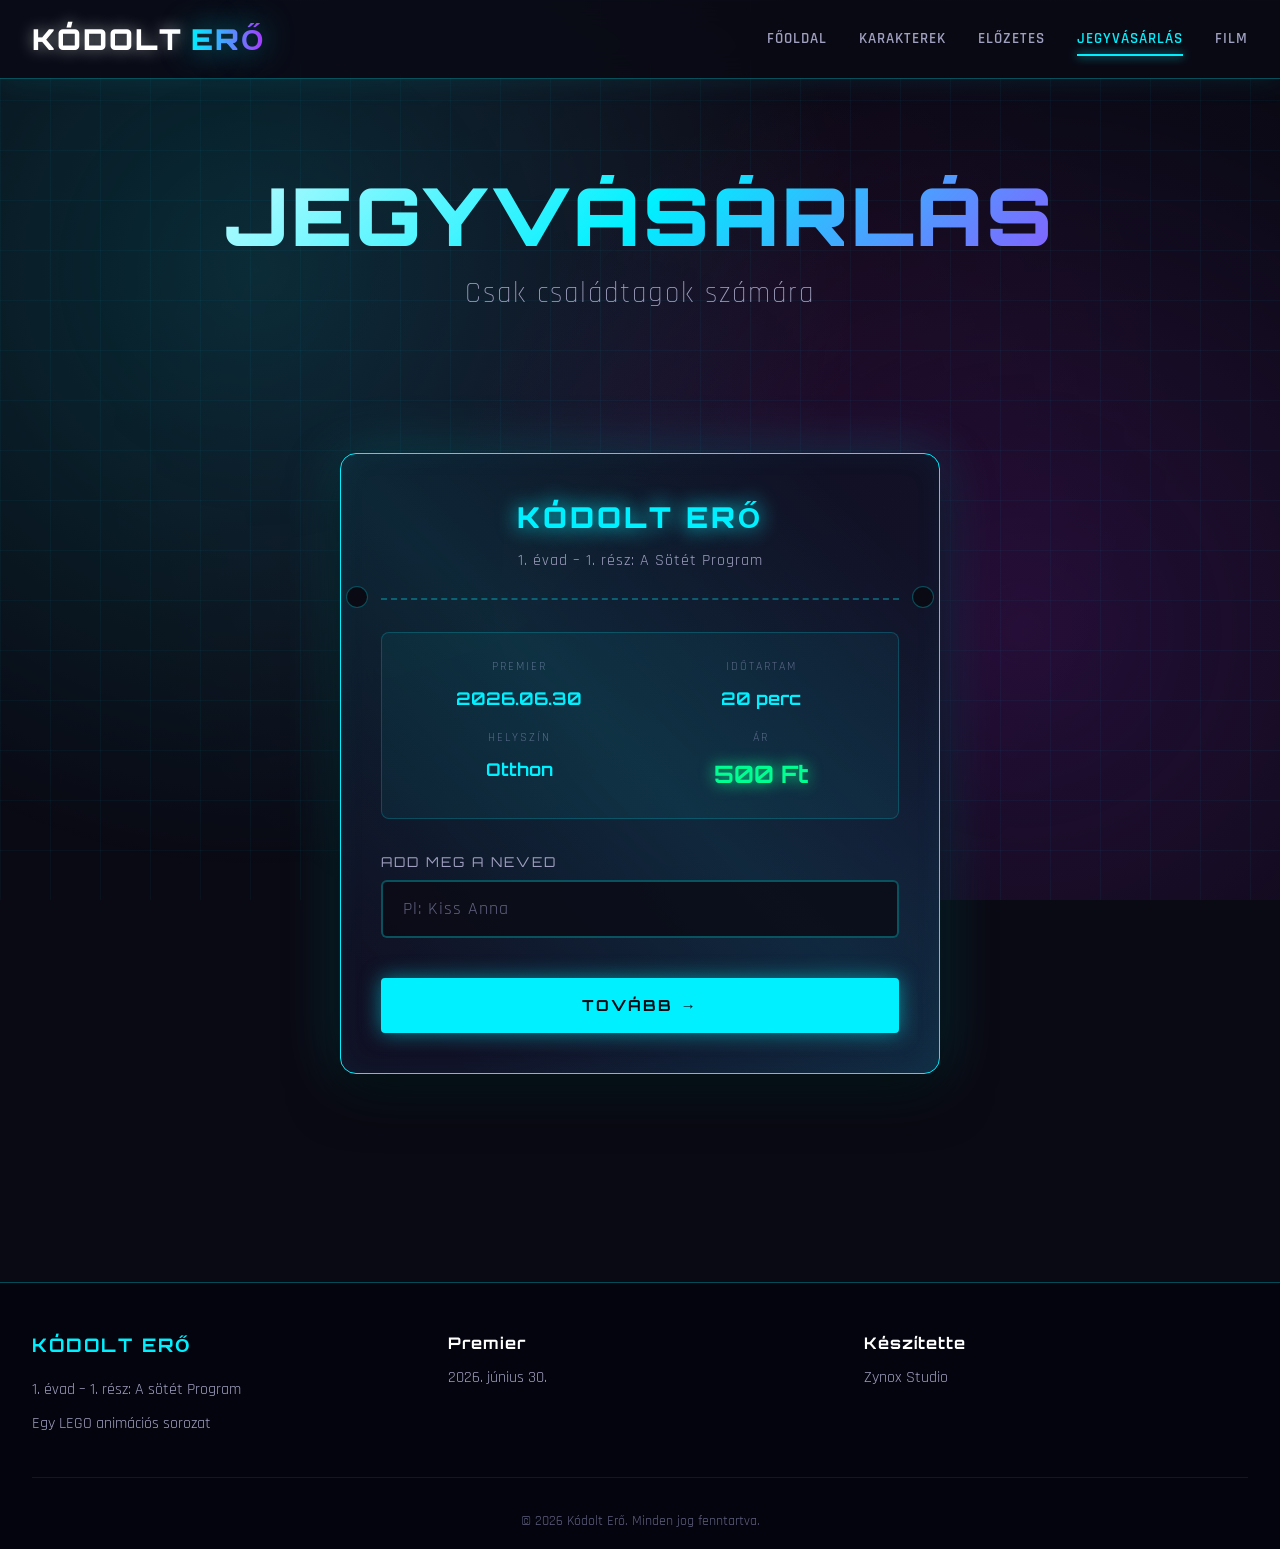
<file: jegyek.html>
<!DOCTYPE html>
<html lang="hu">
<head>
    <meta charset="UTF-8">
    <meta name="viewport" content="width=device-width, initial-scale=1.0">
    <title>Jegyvásárlás – Kódolt Erő</title>
    <link rel="icon" type="image/svg+xml" href="favicon.svg">
    <link rel="apple-touch-icon" href="favicon.svg">
    <meta name="theme-color" content="#0a0a14">
    <link rel="stylesheet" href="styles.css">
    <link href="https://fonts.googleapis.com/css2?family=Orbitron:wght@400;700;900&family=Rajdhani:wght@300;400;600;700&display=swap" rel="stylesheet">
</head>
<body data-page="jegyek">
    <div class="cyber-bg"></div>
    <div class="grid-overlay"></div>

    <div id="site-header"></div>

    <main class="main-content">

        <section class="hero" style="padding: 3rem 1rem;">
            <h1 class="hero-title" style="font-size: clamp(2.5rem, 7vw, 5rem);">JEGYVÁSÁRLÁS</h1>
            <p class="hero-subtitle">Csak családtagok számára</p>
        </section>

        <section class="section">
            <div class="jegyek-container">
                <div class="ticket-card">

                    <div class="ticket-header">
                        <h2 class="ticket-title">KÓDOLT ERŐ</h2>
                        <p class="ticket-subtitle">1. évad – 1. rész: A Sötét Program</p>
                    </div>

                    <div class="ticket-info">
                        <div class="info-item">
                            <span class="info-label">Premier</span>
                            <span class="info-value">2026.06.30</span>
                        </div>
                        <div class="info-item">
                            <span class="info-label">Időtartam</span>
                            <span class="info-value">20 perc</span>
                        </div>
                        <div class="info-item">
                            <span class="info-label">Helyszín</span>
                            <span class="info-value">Otthon</span>
                        </div>
                        <div class="info-item">
                            <span class="info-label">Ár</span>
                            <span class="info-value price" id="arDisplay">500 Ft</span>
                        </div>
                    </div>

                    <div id="alertBox"></div>

                    <!-- 1. LÉPÉS: NÉV -->
                    <form id="formNev">
                        <div class="form-group">
                            <label class="form-label" for="nev">Add meg a neved</label>
                            <input type="text" class="form-input" id="nev" name="nev"
                                   placeholder="Pl: Kiss Anna" required minlength="2" autocomplete="name">
                        </div>
                        <button type="submit" class="btn btn-primary btn-full">Tovább &rarr;</button>
                    </form>

                    <!-- 2. LÉPÉS: TITKOS KÓD -->
                    <div id="formKod" style="display: none;">
                        <div class="alert alert-info">
                            <strong>Szia <span id="nevKi"></span>!</strong><br>
                            Most fizesd ki a <span id="arInfo">500</span> forintot a film készítőjének.
                            Ezután ő beírja Neked a titkos kódot.
                        </div>
                        <form id="formKodInner">
                            <div class="form-group">
                                <label class="form-label" for="titkosKod">Titkos kód</label>
                                <input type="password" class="form-input" id="titkosKod"
                                       placeholder="A készítő írja be" required autocomplete="off"
                                       style="font-family: 'Orbitron', sans-serif; letter-spacing: 4px; text-align: center;">
                            </div>
                            <button type="submit" class="btn btn-primary btn-full">Jegy aktiválása</button>
                        </form>
                        <button type="button" id="ujraGomb1" class="btn btn-secondary btn-full" style="margin-top: 1rem;">Mégse / Új név</button>
                    </div>

                    <!-- 3. LÉPÉS: FILM-KÓD -->
                    <div id="formSiker" style="display: none;">
                        <div class="alert alert-success">
                            <strong>Sikeres jegyvásárlás!</strong><br>
                            <span id="nevSiker"></span> – itt a Te film-kódod:
                        </div>
                        <div class="kod-display">
                            <div class="kod-label">A Te film-kódod</div>
                            <div class="kod" id="filmKod">ZNX-XXXXXXXX</div>
                            <button type="button" class="btn btn-secondary" onclick="masolKod()">Másolás</button>
                            <p class="kod-info">
                                <strong>Őrizd meg ezt a kódot!</strong><br>
                                Június 30-án ezzel a kóddal nézheted meg a filmet a "Film" menüpont alatt.
                            </p>
                        </div>
                        <button type="button" id="ujraGomb2" class="btn btn-primary btn-full">Új jegyvásárlás</button>
                    </div>

                </div>
            </div>
        </section>

    </main>

    <div id="site-footer"></div>

    <script src="config.js"></script>
    <script src="site.js"></script>
    <script>
        let aktuälisNev = '';

        document.getElementById('arDisplay').textContent = CONFIG.AR + ' Ft';
        document.getElementById('arInfo').textContent = CONFIG.AR;

        const formNev    = document.getElementById('formNev');
        const formKod    = document.getElementById('formKod');
        const formSiker  = document.getElementById('formSiker');
        const alertBox   = document.getElementById('alertBox');

        function showAlert(text, tipus) {
            alertBox.innerHTML = `<div class="alert alert-${tipus}">${text}</div>`;
            setTimeout(() => alertBox.innerHTML = '', 5000);
        }

        formNev.addEventListener('submit', (e) => {
            e.preventDefault();
            const nev = document.getElementById('nev').value.trim();
            if (nev.length < 2) {
                showAlert('Add meg a teljes nevedet (legalább 2 karakter).', 'error');
                return;
            }
            aktuälisNev = nev;
            document.getElementById('nevKi').textContent = nev;
            formNev.style.display = 'none';
            formKod.style.display = 'block';
            alertBox.innerHTML = '';
        });

        document.getElementById('formKodInner').addEventListener('submit', async (e) => {
            e.preventDefault();
            const kod = document.getElementById('titkosKod').value;
            const ok = await verifyTitkos(kod);

            if (!ok) {
                showAlert('Hibás titkos kód! Kérd meg a film készítőjét, hogy írja be a kódot.', 'error');
                return;
            }

            const filmKod = await generateFilmKod(aktuälisNev);
            document.getElementById('filmKod').textContent = filmKod;
            document.getElementById('nevSiker').textContent = aktuälisNev;
            formKod.style.display = 'none';
            formSiker.style.display = 'block';
        });

        function ujrakezd() {
            aktuälisNev = '';
            document.getElementById('nev').value = '';
            document.getElementById('titkosKod').value = '';
            formKod.style.display = 'none';
            formSiker.style.display = 'none';
            formNev.style.display = 'block';
            alertBox.innerHTML = '';
        }

        document.getElementById('ujraGomb1').addEventListener('click', ujrakezd);
        document.getElementById('ujraGomb2').addEventListener('click', ujrakezd);

        function masolKod() {
            const kod = document.getElementById('filmKod').textContent.trim();
            navigator.clipboard.writeText(kod).then(() => {
                alert('Kód a vágólapra másolva: ' + kod);
            }).catch(() => {
                const ta = document.createElement('textarea');
                ta.value = kod;
                document.body.appendChild(ta);
                ta.select();
                document.execCommand('copy');
                document.body.removeChild(ta);
                alert('Kód másolva: ' + kod);
            });
        }
    </script>
</body>
</html>
</file>
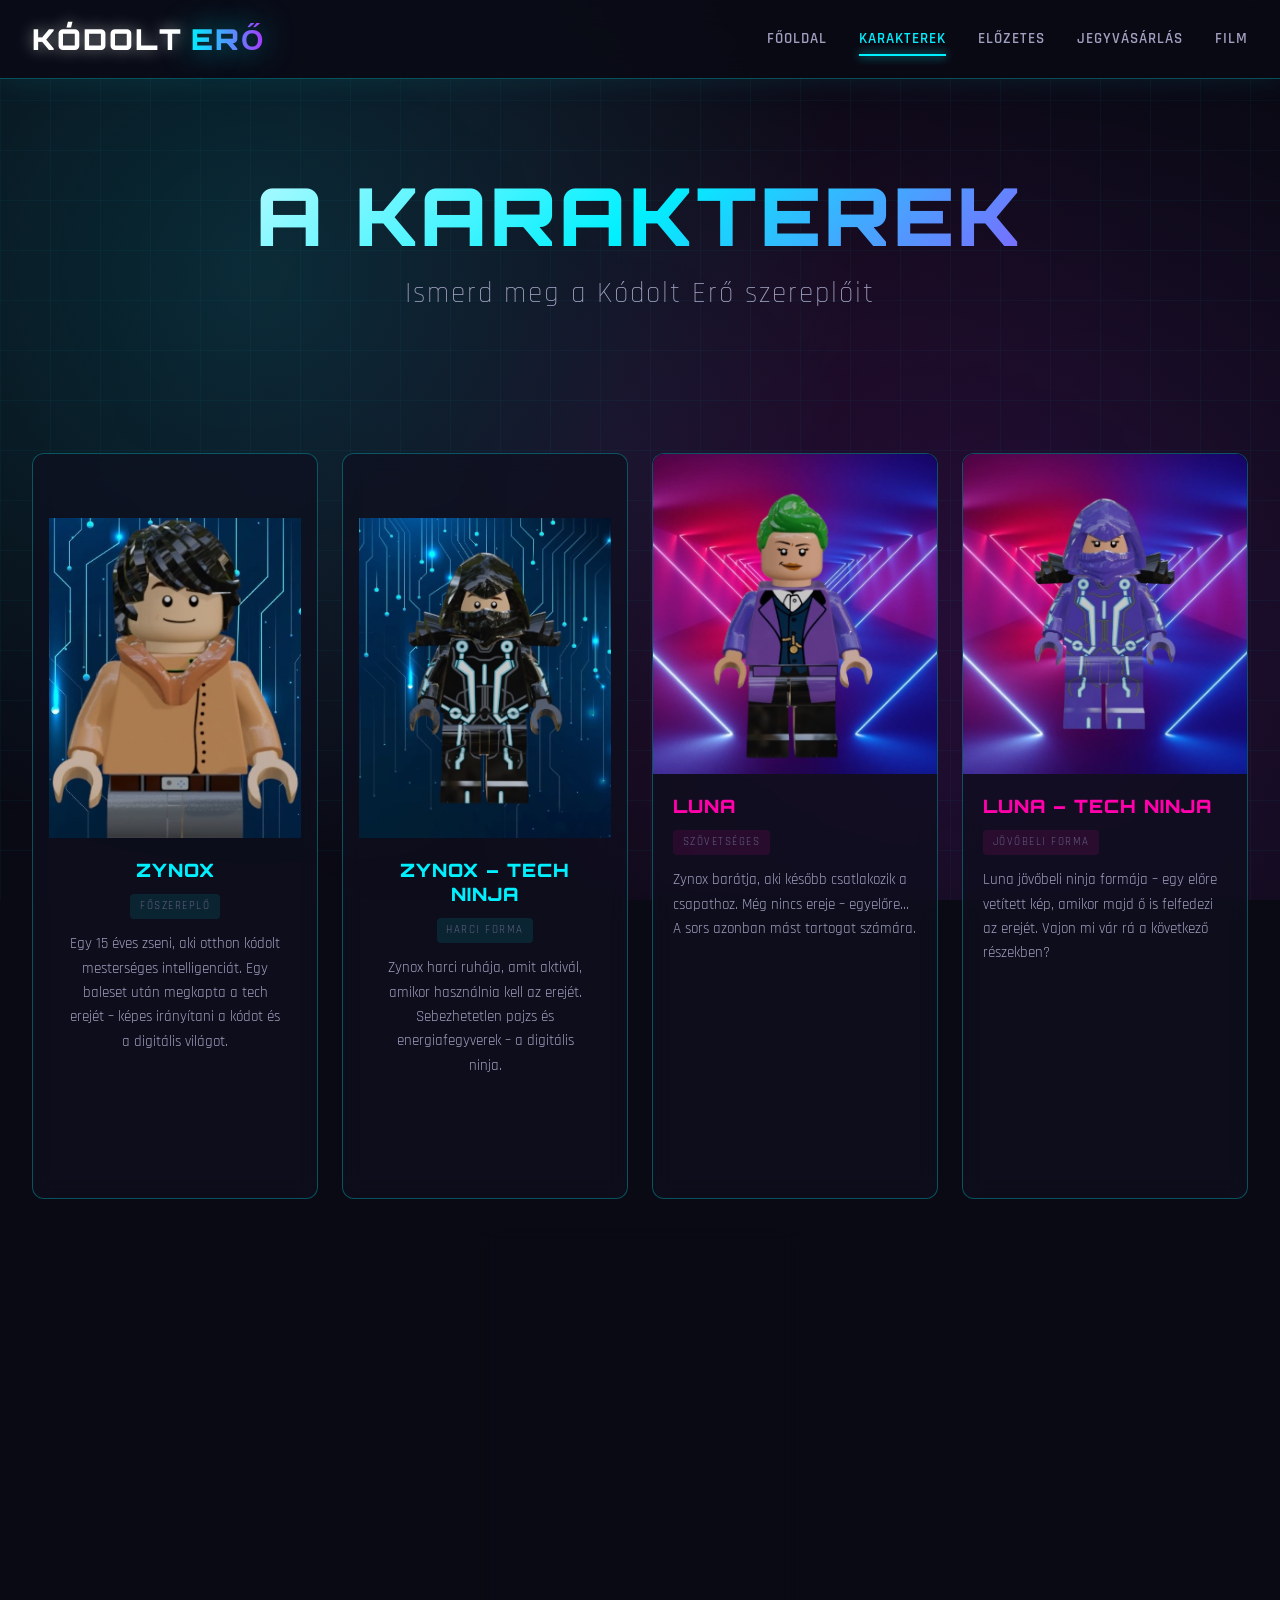
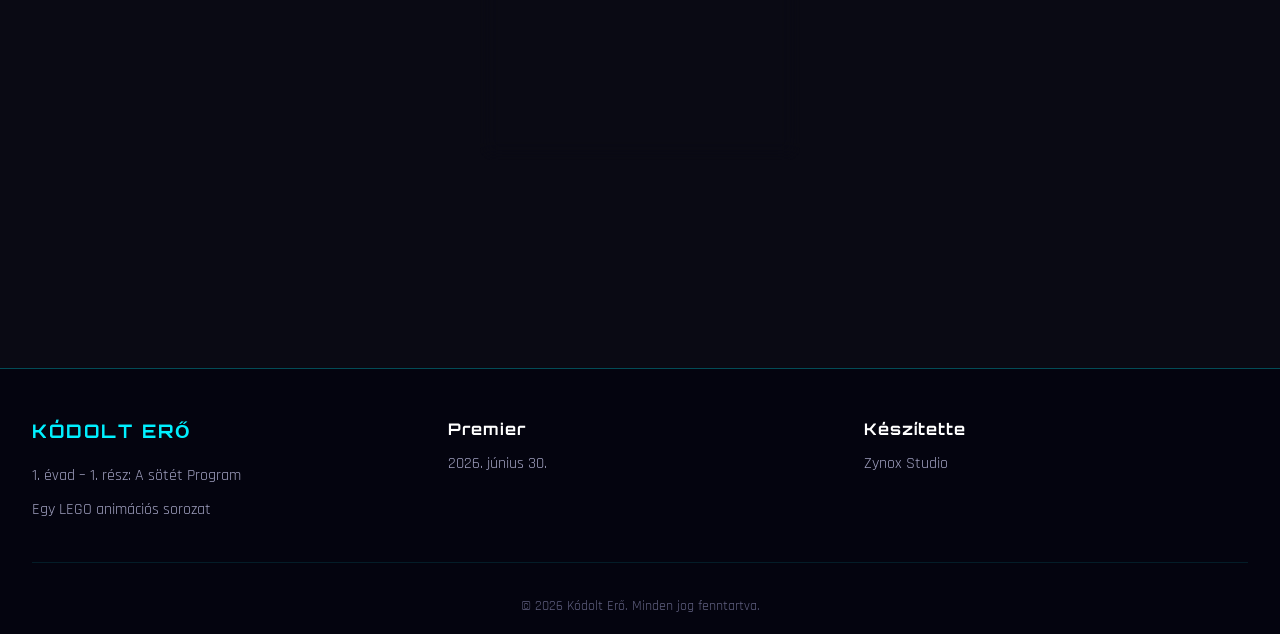
<file: karakterek.html>
<!DOCTYPE html>
<html lang="hu">
<head>
    <meta charset="UTF-8">
    <meta name="viewport" content="width=device-width, initial-scale=1.0">
    <title>Karakterek – Kódolt Erő</title>
    <link rel="icon" type="image/svg+xml" href="favicon.svg">
    <link rel="apple-touch-icon" href="favicon.svg">
    <meta name="theme-color" content="#0a0a14">
    <link rel="stylesheet" href="styles.css">
    <link href="https://fonts.googleapis.com/css2?family=Orbitron:wght@400;700;900&family=Rajdhani:wght@300;400;600;700&display=swap" rel="stylesheet">
</head>
<body data-page="karakterek">
    <div class="cyber-bg"></div>
    <div class="grid-overlay"></div>

    <div id="site-header"></div>

    <main class="main-content">

        <section class="hero" style="padding: 3rem 1rem;">
            <h1 class="hero-title" style="font-size: clamp(2.5rem, 7vw, 5rem);">A KARAKTEREK</h1>
            <p class="hero-subtitle">Ismerd meg a Kódolt Erő szereplőit</p>
        </section>

        <section class="section">
            <div class="karakter-grid">
                <div class="karakter-card hero">
                    <div class="karakter-img-wrap">
                        <img src="karakter%20k%C3%A9pek/Zynox.jpeg" alt="ZYNOX" loading="lazy">
                    </div>
                    <div class="karakter-info">
                        <h3 class="karakter-name">ZYNOX</h3>
                        <span class="karakter-role">Főszereplő</span>
                        <p class="karakter-desc">Egy 15 éves zseni, aki otthon kódolt mesterséges intelligenciát. Egy baleset után megkapta a tech erejét – képes irányítani a kódot és a digitális világot.</p>
                    </div>
                </div>

                <div class="karakter-card hero">
                    <div class="karakter-img-wrap">
                        <img src="karakter%20k%C3%A9pek/zynox%20tech%20ruh%C3%A1ja.jpeg" alt="ZYNOX – TECH NINJA" loading="lazy">
                    </div>
                    <div class="karakter-info">
                        <h3 class="karakter-name">ZYNOX – TECH NINJA</h3>
                        <span class="karakter-role">Harci forma</span>
                        <p class="karakter-desc">Zynox harci ruhája, amit aktivál, amikor használnia kell az erejét. Sebezhetetlen pajzs és energiafegyverek – a digitális ninja.</p>
                    </div>
                </div>

                <div class="karakter-card neutral">
                    <div class="karakter-img-wrap">
                        <img src="karakter%20k%C3%A9pek/Luna.jpeg" alt="LUNA" loading="lazy">
                    </div>
                    <div class="karakter-info">
                        <h3 class="karakter-name">LUNA</h3>
                        <span class="karakter-role">Szövetséges</span>
                        <p class="karakter-desc">Zynox barátja, aki később csatlakozik a csapathoz. Még nincs ereje – egyelőre… A sors azonban mást tartogat számára.</p>
                    </div>
                </div>

                <div class="karakter-card neutral">
                    <div class="karakter-img-wrap">
                        <img src="karakter%20k%C3%A9pek/Luna%20tech%20ruh%C3%A1ja.jpeg" alt="LUNA – TECH NINJA" loading="lazy">
                    </div>
                    <div class="karakter-info">
                        <h3 class="karakter-name">LUNA – TECH NINJA</h3>
                        <span class="karakter-role">Jövőbeli forma</span>
                        <p class="karakter-desc">Luna jövőbeli ninja formája – egy előre vetített kép, amikor majd ő is felfedezi az erejét. Vajon mi vár rá a következő részekben?</p>
                    </div>
                </div>

                <div class="karakter-card evil">
                    <div class="karakter-img-wrap">
                        <img src="karakter%20k%C3%A9pek/Photoroom_20260416_185626.jpeg" alt="NEXOR" loading="lazy">
                    </div>
                    <div class="karakter-info">
                        <h3 class="karakter-name">NEXOR</h3>
                        <span class="karakter-role">Főgonosz</span>
                        <p class="karakter-desc">Zynox sötét hasonmása, aki a baleset során keletkezett. A káosz és a bosszú programja – mindent meg akar semmisíteni, amit Zynox épített.</p>
                    </div>
                </div>
            </div>
        </section>

    </main>

    <div id="site-footer"></div>

    <script src="config.js"></script>
    <script src="site.js"></script>
</body>
</html>
</file>
<file: styles.css>
/* === ALAP === */
* {
    margin: 0;
    padding: 0;
    box-sizing: border-box;
}

:root {
    --bg-primary: #0a0a14;
    --bg-secondary: #0f0f1e;
    --bg-card: rgba(15, 15, 30, 0.7);
    --neon-cyan: #00f0ff;
    --neon-purple: #b829ff;
    --neon-pink: #ff00aa;
    --neon-green: #00ff88;
    --text-primary: #ffffff;
    --text-secondary: #a0a0c0;
    --text-muted: #606080;
    --border-glow: rgba(0, 240, 255, 0.3);
}

html {
    scroll-behavior: smooth;
}

body {
    font-family: 'Rajdhani', sans-serif;
    background: var(--bg-primary);
    color: var(--text-primary);
    min-height: 100vh;
    overflow-x: hidden;
    position: relative;
    line-height: 1.6;
}

/* === HÁTTÉR EFFEKTEK === */
.cyber-bg {
    position: fixed;
    top: 0;
    left: 0;
    width: 100%;
    height: 100%;
    background:
        radial-gradient(circle at 20% 30%, rgba(0, 240, 255, 0.15) 0%, transparent 50%),
        radial-gradient(circle at 80% 70%, rgba(184, 41, 255, 0.15) 0%, transparent 50%),
        radial-gradient(circle at 50% 50%, rgba(255, 0, 170, 0.05) 0%, transparent 70%);
    z-index: -2;
    animation: pulse-bg 10s ease-in-out infinite;
}

@keyframes pulse-bg {
    0%, 100% { opacity: 0.8; }
    50% { opacity: 1; }
}

.grid-overlay {
    position: fixed;
    top: 0;
    left: 0;
    width: 100%;
    height: 100%;
    background-image:
        linear-gradient(rgba(0, 240, 255, 0.04) 1px, transparent 1px),
        linear-gradient(90deg, rgba(0, 240, 255, 0.04) 1px, transparent 1px);
    background-size: 50px 50px;
    z-index: -1;
    pointer-events: none;
}

/* === HEADER === */
.main-header {
    position: sticky;
    top: 0;
    z-index: 100;
    background: rgba(10, 10, 20, 0.85);
    backdrop-filter: blur(15px);
    border-bottom: 1px solid var(--border-glow);
    box-shadow: 0 0 30px rgba(0, 240, 255, 0.1);
}

.nav-container {
    max-width: 1400px;
    margin: 0 auto;
    padding: 1rem 2rem;
    display: flex;
    justify-content: space-between;
    align-items: center;
    flex-wrap: wrap;
    gap: 1rem;
}

.logo {
    font-family: 'Orbitron', sans-serif;
    font-size: 1.8rem;
    font-weight: 900;
    text-decoration: none;
    letter-spacing: 2px;
    display: flex;
    gap: 0.5rem;
}

.logo-text {
    color: var(--text-primary);
    text-shadow: 0 0 15px rgba(255, 255, 255, 0.5);
}

.logo-accent {
    background: linear-gradient(90deg, var(--neon-cyan), var(--neon-purple));
    -webkit-background-clip: text;
    background-clip: text;
    -webkit-text-fill-color: transparent;
    text-shadow: 0 0 30px rgba(0, 240, 255, 0.5);
}

.nav-links {
    list-style: none;
    display: flex;
    gap: 2rem;
    align-items: center;
}

.nav-links a {
    color: var(--text-secondary);
    text-decoration: none;
    font-weight: 600;
    text-transform: uppercase;
    letter-spacing: 1px;
    font-size: 0.95rem;
    position: relative;
    padding: 0.5rem 0;
    transition: color 0.3s;
}

.nav-links a::after {
    content: '';
    position: absolute;
    bottom: 0;
    left: 0;
    width: 0;
    height: 2px;
    background: var(--neon-cyan);
    box-shadow: 0 0 10px var(--neon-cyan);
    transition: width 0.3s;
}

.nav-links a:hover,
.nav-links a.active {
    color: var(--neon-cyan);
}

.nav-links a:hover::after,
.nav-links a.active::after {
    width: 100%;
}

/* === MAIN CONTENT === */
.main-content {
    max-width: 1400px;
    margin: 0 auto;
    padding: 3rem 2rem;
    min-height: calc(100vh - 200px);
}

/* === HERO === */
.hero {
    text-align: center;
    padding: 4rem 1rem 6rem;
    position: relative;
}

.hero-tag {
    display: inline-block;
    color: var(--neon-cyan);
    font-family: 'Orbitron', sans-serif;
    font-size: 0.9rem;
    letter-spacing: 4px;
    margin-bottom: 1.5rem;
    padding: 0.5rem 1.5rem;
    border: 1px solid var(--border-glow);
    border-radius: 50px;
    background: rgba(0, 240, 255, 0.05);
}

.hero-title {
    font-family: 'Orbitron', sans-serif;
    font-size: clamp(3rem, 9vw, 7rem);
    font-weight: 900;
    letter-spacing: 3px;
    line-height: 1;
    margin-bottom: 1rem;
    background: linear-gradient(135deg, #ffffff 0%, var(--neon-cyan) 50%, var(--neon-purple) 100%);
    -webkit-background-clip: text;
    background-clip: text;
    -webkit-text-fill-color: transparent;
    animation: title-glow 3s ease-in-out infinite alternate;
}

@keyframes title-glow {
    0% { filter: drop-shadow(0 0 20px rgba(0, 240, 255, 0.4)); }
    100% { filter: drop-shadow(0 0 40px rgba(184, 41, 255, 0.6)); }
}

.hero-subtitle {
    font-size: clamp(1.2rem, 3vw, 1.8rem);
    color: var(--text-secondary);
    margin-bottom: 0.5rem;
    font-weight: 300;
    letter-spacing: 2px;
}

.hero-episode {
    font-family: 'Orbitron', sans-serif;
    color: var(--neon-pink);
    font-size: 1.1rem;
    letter-spacing: 3px;
    margin-bottom: 3rem;
    text-transform: uppercase;
}

.hero-buttons {
    display: flex;
    gap: 1.5rem;
    justify-content: center;
    flex-wrap: wrap;
    margin-top: 2rem;
}

/* === GOMBOK === */
.btn {
    display: inline-block;
    padding: 1rem 2.5rem;
    font-family: 'Orbitron', sans-serif;
    font-weight: 700;
    text-decoration: none;
    text-transform: uppercase;
    letter-spacing: 2px;
    border: 2px solid;
    border-radius: 4px;
    cursor: pointer;
    transition: all 0.3s;
    position: relative;
    overflow: hidden;
    font-size: 0.95rem;
    background: transparent;
}

.btn-primary {
    color: var(--bg-primary);
    background: var(--neon-cyan);
    border-color: var(--neon-cyan);
    box-shadow: 0 0 20px rgba(0, 240, 255, 0.5);
}

.btn-primary:hover {
    background: transparent;
    color: var(--neon-cyan);
    box-shadow: 0 0 30px rgba(0, 240, 255, 0.8), inset 0 0 30px rgba(0, 240, 255, 0.2);
    transform: translateY(-3px);
}

.btn-secondary {
    color: var(--neon-purple);
    border-color: var(--neon-purple);
    box-shadow: 0 0 15px rgba(184, 41, 255, 0.3);
}

.btn-secondary:hover {
    background: var(--neon-purple);
    color: var(--text-primary);
    box-shadow: 0 0 30px rgba(184, 41, 255, 0.7);
    transform: translateY(-3px);
}

/* === COUNTDOWN === */
.countdown-section {
    margin: 4rem 0;
    text-align: center;
}

.countdown-title {
    font-family: 'Orbitron', sans-serif;
    font-size: 1.5rem;
    color: var(--text-secondary);
    letter-spacing: 4px;
    margin-bottom: 2rem;
    text-transform: uppercase;
}

.countdown {
    display: flex;
    justify-content: center;
    gap: 1.5rem;
    flex-wrap: wrap;
    margin-bottom: 1rem;
}

.countdown-item {
    background: var(--bg-card);
    border: 1px solid var(--border-glow);
    padding: 1.5rem 2rem;
    min-width: 120px;
    border-radius: 8px;
    backdrop-filter: blur(10px);
    box-shadow: 0 0 20px rgba(0, 240, 255, 0.1);
    position: relative;
}

.countdown-item::before {
    content: '';
    position: absolute;
    top: 0;
    left: 0;
    right: 0;
    height: 2px;
    background: linear-gradient(90deg, transparent, var(--neon-cyan), transparent);
}

.countdown-number {
    display: block;
    font-family: 'Orbitron', sans-serif;
    font-size: 3rem;
    font-weight: 900;
    color: var(--neon-cyan);
    text-shadow: 0 0 20px var(--neon-cyan);
    line-height: 1;
}

.countdown-label {
    display: block;
    color: var(--text-muted);
    font-size: 0.85rem;
    text-transform: uppercase;
    letter-spacing: 2px;
    margin-top: 0.5rem;
}

/* === STORY === */
.section {
    margin: 5rem 0;
}

.section-title {
    font-family: 'Orbitron', sans-serif;
    font-size: clamp(2rem, 5vw, 3rem);
    font-weight: 900;
    text-align: center;
    margin-bottom: 3rem;
    letter-spacing: 3px;
    position: relative;
    padding-bottom: 1rem;
}

.section-title::after {
    content: '';
    position: absolute;
    bottom: 0;
    left: 50%;
    transform: translateX(-50%);
    width: 100px;
    height: 3px;
    background: linear-gradient(90deg, transparent, var(--neon-cyan), transparent);
    box-shadow: 0 0 20px var(--neon-cyan);
}

.story-card {
    background: var(--bg-card);
    border: 1px solid var(--border-glow);
    border-radius: 12px;
    padding: 3rem;
    backdrop-filter: blur(10px);
    box-shadow: 0 10px 40px rgba(0, 0, 0, 0.5);
    position: relative;
    overflow: hidden;
}

.story-card::before {
    content: '';
    position: absolute;
    top: 0;
    left: 0;
    width: 4px;
    height: 100%;
    background: linear-gradient(180deg, var(--neon-cyan), var(--neon-purple));
    box-shadow: 0 0 20px var(--neon-cyan);
}

.story-text {
    font-size: 1.2rem;
    color: var(--text-secondary);
    line-height: 1.9;
    text-align: justify;
}

.story-text strong {
    color: var(--neon-cyan);
    font-weight: 700;
}

.story-text .villain {
    color: var(--neon-purple);
}

/* === KARAKTEREK === */
.karakter-grid {
    display: flex;
    flex-wrap: wrap;
    justify-content: center;
    gap: 1.5rem;
}

.karakter-card {
    flex: 1 1 260px;
    max-width: 320px;
    background: var(--bg-card);
    border: 1px solid var(--border-glow);
    border-radius: 12px;
    overflow: hidden;
    transition: all 0.4s;
    backdrop-filter: blur(10px);
    position: relative;
}

.karakter-card::before {
    content: '';
    position: absolute;
    inset: 0;
    border-radius: 12px;
    padding: 1px;
    background: linear-gradient(135deg, var(--neon-cyan), transparent, var(--neon-purple));
    -webkit-mask: linear-gradient(#000 0 0) content-box, linear-gradient(#000 0 0);
    -webkit-mask-composite: xor;
    mask-composite: exclude;
    opacity: 0;
    transition: opacity 0.3s;
}

.karakter-card:hover {
    transform: translateY(-10px);
    box-shadow: 0 20px 40px rgba(0, 240, 255, 0.2);
}

.karakter-card:hover::before {
    opacity: 1;
}

.karakter-card.evil:hover {
    box-shadow: 0 20px 40px rgba(184, 41, 255, 0.3);
}

.karakter-img-wrap {
    height: 320px;
    overflow: hidden;
    position: relative;
    background: #0a0a1f;
}

.karakter-img-wrap img {
    position: absolute;
    inset: 0;
    width: 100%;
    height: 100%;
    object-fit: cover;
    object-position: center;
    transition: transform 0.5s;
}

.karakter-img-wrap img[src*="Zynox.jpeg"] {
    transform: scale(1.6);
    transform-origin: center 40%;
}

.karakter-card:hover .karakter-img-wrap img[src*="Zynox.jpeg"] {
    transform: scale(1.7);
}

.karakter-card:hover .karakter-img-wrap img {
    transform: scale(1.08);
}

.karakter-info {
    padding: 1.25rem 1.25rem 1.5rem;
}

.karakter-name {
    font-family: 'Orbitron', sans-serif;
    font-size: 1.15rem;
    font-weight: 900;
    color: var(--neon-cyan);
    margin-bottom: 0.6rem;
    letter-spacing: 1px;
    line-height: 1.3;
    word-break: keep-all;
}

.karakter-card.evil .karakter-name {
    color: var(--neon-purple);
}

.karakter-card.neutral .karakter-name {
    color: var(--neon-pink);
}

.karakter-role {
    display: inline-block;
    font-size: 0.7rem;
    color: var(--text-muted);
    text-transform: uppercase;
    letter-spacing: 1.5px;
    margin-bottom: 0.85rem;
    padding: 0.2rem 0.6rem;
    background: rgba(0, 240, 255, 0.1);
    border-radius: 4px;
}

.karakter-card.evil .karakter-role {
    background: rgba(184, 41, 255, 0.1);
}

.karakter-card.neutral .karakter-role {
    background: rgba(255, 0, 170, 0.1);
}

.karakter-desc {
    color: var(--text-secondary);
    font-size: 0.95rem;
    line-height: 1.6;
}

/* === JEGYEK === */
.jegyek-container {
    max-width: 600px;
    margin: 0 auto;
}

.ticket-card {
    background: linear-gradient(135deg, rgba(15, 15, 30, 0.95), rgba(20, 20, 45, 0.95));
    border: 1px solid var(--neon-cyan);
    border-radius: 16px;
    padding: 2.5rem;
    backdrop-filter: blur(20px);
    box-shadow:
        0 20px 50px rgba(0, 0, 0, 0.6),
        0 0 60px rgba(0, 240, 255, 0.2),
        inset 0 0 30px rgba(0, 240, 255, 0.05);
    position: relative;
    overflow: hidden;
}

.ticket-card::before {
    content: '';
    position: absolute;
    top: -50%;
    left: -50%;
    width: 200%;
    height: 200%;
    background: linear-gradient(45deg, transparent 30%, rgba(0, 240, 255, 0.1) 50%, transparent 70%);
    animation: shimmer 4s infinite linear;
    pointer-events: none;
}

@keyframes shimmer {
    0% { transform: translate(-50%, -50%) rotate(0deg); }
    100% { transform: translate(-50%, -50%) rotate(360deg); }
}

.ticket-header {
    text-align: center;
    margin-bottom: 2rem;
    padding-bottom: 1.5rem;
    border-bottom: 2px dashed var(--border-glow);
    position: relative;
}

.ticket-header::before,
.ticket-header::after {
    content: '';
    position: absolute;
    bottom: -10px;
    width: 20px;
    height: 20px;
    background: var(--bg-primary);
    border-radius: 50%;
    border: 1px solid var(--border-glow);
}

.ticket-header::before {
    left: -35px;
}

.ticket-header::after {
    right: -35px;
}

.ticket-title {
    font-family: 'Orbitron', sans-serif;
    font-size: 1.8rem;
    font-weight: 900;
    color: var(--neon-cyan);
    letter-spacing: 3px;
    margin-bottom: 0.5rem;
    text-shadow: 0 0 20px var(--neon-cyan);
}

.ticket-subtitle {
    color: var(--text-secondary);
    font-size: 1rem;
    letter-spacing: 1px;
}

.ticket-info {
    display: grid;
    grid-template-columns: 1fr 1fr;
    gap: 1rem;
    margin-bottom: 2rem;
    padding: 1.5rem;
    background: rgba(0, 240, 255, 0.05);
    border-radius: 8px;
    border: 1px solid rgba(0, 240, 255, 0.2);
}

.info-item {
    text-align: center;
}

.info-label {
    display: block;
    font-size: 0.75rem;
    color: var(--text-muted);
    text-transform: uppercase;
    letter-spacing: 2px;
    margin-bottom: 0.5rem;
}

.info-value {
    display: block;
    font-family: 'Orbitron', sans-serif;
    font-size: 1.1rem;
    color: var(--neon-cyan);
    font-weight: 700;
}

.info-value.price {
    color: var(--neon-green);
    font-size: 1.5rem;
    text-shadow: 0 0 15px var(--neon-green);
}

/* === FORM === */
.form-group {
    margin-bottom: 1.5rem;
    position: relative;
    z-index: 2;
}

.form-label {
    display: block;
    font-family: 'Orbitron', sans-serif;
    color: var(--text-secondary);
    font-size: 0.85rem;
    margin-bottom: 0.5rem;
    text-transform: uppercase;
    letter-spacing: 2px;
}

.form-input {
    width: 100%;
    padding: 1rem 1.25rem;
    background: rgba(10, 10, 20, 0.8);
    border: 2px solid var(--border-glow);
    border-radius: 6px;
    color: var(--text-primary);
    font-family: 'Rajdhani', sans-serif;
    font-size: 1.1rem;
    letter-spacing: 1px;
    transition: all 0.3s;
}

.form-input:focus {
    outline: none;
    border-color: var(--neon-cyan);
    box-shadow: 0 0 20px rgba(0, 240, 255, 0.3), inset 0 0 10px rgba(0, 240, 255, 0.1);
}

.form-input::placeholder {
    color: var(--text-muted);
}

.btn-full {
    width: 100%;
    margin-top: 1rem;
}

/* === ÜZENETEK === */
.alert {
    padding: 1.25rem 1.5rem;
    border-radius: 8px;
    margin-bottom: 1.5rem;
    font-size: 1rem;
    border: 1px solid;
    backdrop-filter: blur(10px);
    position: relative;
    z-index: 2;
}

.alert-success {
    background: rgba(0, 255, 136, 0.1);
    border-color: var(--neon-green);
    color: var(--neon-green);
    box-shadow: 0 0 20px rgba(0, 255, 136, 0.2);
}

.alert-error {
    background: rgba(255, 0, 100, 0.1);
    border-color: #ff0064;
    color: #ff5588;
}

.alert-info {
    background: rgba(0, 240, 255, 0.1);
    border-color: var(--neon-cyan);
    color: var(--neon-cyan);
}

/* === KÓD MEGJELENÍTÉS === */
.kod-display {
    text-align: center;
    padding: 2rem;
    background: linear-gradient(135deg, rgba(0, 240, 255, 0.1), rgba(184, 41, 255, 0.1));
    border: 2px dashed var(--neon-cyan);
    border-radius: 12px;
    margin: 2rem 0;
}

.kod-display .kod {
    font-family: 'Orbitron', sans-serif;
    font-size: 2.5rem;
    font-weight: 900;
    color: var(--neon-cyan);
    letter-spacing: 4px;
    text-shadow: 0 0 30px var(--neon-cyan);
    margin: 1rem 0;
    user-select: all;
    word-break: break-all;
}

.kod-display .kod-label {
    color: var(--text-secondary);
    font-size: 0.95rem;
    letter-spacing: 2px;
    text-transform: uppercase;
}

.kod-display .kod-info {
    color: var(--text-muted);
    font-size: 0.95rem;
    margin-top: 1rem;
}

/* === ELŐZETES / FILM === */
.video-container {
    max-width: 1000px;
    margin: 0 auto;
}

.video-wrapper {
    position: relative;
    padding-bottom: 56.25%;
    height: 0;
    overflow: hidden;
    border-radius: 12px;
    border: 2px solid var(--neon-cyan);
    box-shadow: 0 0 50px rgba(0, 240, 255, 0.4);
    background: #000;
}

.video-wrapper video,
.video-wrapper iframe {
    position: absolute;
    top: 0;
    left: 0;
    width: 100%;
    height: 100%;
    border: 0;
}

.locked-content {
    text-align: center;
    padding: 4rem 2rem;
    background: var(--bg-card);
    border: 1px solid var(--border-glow);
    border-radius: 12px;
    backdrop-filter: blur(10px);
    max-width: 800px;
    margin: 0 auto;
}

.locked-icon {
    font-size: 5rem;
    margin-bottom: 1.5rem;
    color: var(--neon-cyan);
    text-shadow: 0 0 30px var(--neon-cyan);
}

.locked-title {
    font-family: 'Orbitron', sans-serif;
    font-size: 2rem;
    color: var(--text-primary);
    margin-bottom: 1rem;
    letter-spacing: 2px;
}

.locked-text {
    color: var(--text-secondary);
    font-size: 1.2rem;
    margin-bottom: 2rem;
}

/* === ADMIN === */
.admin-table {
    width: 100%;
    border-collapse: collapse;
    background: var(--bg-card);
    border: 1px solid var(--border-glow);
    border-radius: 12px;
    overflow: hidden;
}

.admin-table th {
    background: rgba(0, 240, 255, 0.1);
    color: var(--neon-cyan);
    padding: 1rem;
    text-align: left;
    font-family: 'Orbitron', sans-serif;
    font-size: 0.85rem;
    letter-spacing: 1px;
    text-transform: uppercase;
    border-bottom: 2px solid var(--neon-cyan);
}

.admin-table td {
    padding: 1rem;
    border-bottom: 1px solid rgba(0, 240, 255, 0.1);
    color: var(--text-secondary);
}

.admin-table tr:hover {
    background: rgba(0, 240, 255, 0.05);
}

.admin-table .status {
    padding: 0.25rem 0.75rem;
    border-radius: 4px;
    font-size: 0.85rem;
    font-weight: 700;
    display: inline-block;
}

.status.active {
    background: rgba(0, 255, 136, 0.2);
    color: var(--neon-green);
}

.admin-actions {
    display: flex;
    gap: 1rem;
    margin-bottom: 2rem;
    flex-wrap: wrap;
}

.admin-card {
    background: var(--bg-card);
    border: 1px solid var(--border-glow);
    border-radius: 12px;
    padding: 2rem;
    margin-bottom: 2rem;
    backdrop-filter: blur(10px);
}

.admin-card h2 {
    font-family: 'Orbitron', sans-serif;
    color: var(--neon-cyan);
    margin-bottom: 1.5rem;
    letter-spacing: 2px;
    font-size: 1.3rem;
}

/* === FOOTER === */
.main-footer {
    margin-top: 5rem;
    background: rgba(5, 5, 15, 0.95);
    border-top: 1px solid var(--border-glow);
    padding: 3rem 2rem 1rem;
}

.footer-container {
    max-width: 1400px;
    margin: 0 auto;
    display: grid;
    grid-template-columns: repeat(auto-fit, minmax(220px, 1fr));
    gap: 2rem;
    margin-bottom: 2rem;
}

.footer-section h3 {
    font-family: 'Orbitron', sans-serif;
    color: var(--neon-cyan);
    margin-bottom: 1rem;
    letter-spacing: 2px;
}

.footer-section h4 {
    font-family: 'Orbitron', sans-serif;
    color: var(--text-primary);
    margin-bottom: 0.5rem;
    font-size: 1rem;
    letter-spacing: 1px;
}

.footer-section p {
    color: var(--text-secondary);
    margin-bottom: 0.5rem;
}

.footer-bottom {
    text-align: center;
    padding-top: 2rem;
    border-top: 1px solid rgba(0, 240, 255, 0.1);
    color: var(--text-muted);
    font-size: 0.9rem;
}

/* === FEATURED VIDEO SHOWCASE === */
.showcase-section {
    position: relative;
    padding: 5rem 1rem 6rem;
    margin: 3rem -2rem 5rem;
    overflow: hidden;
    background: linear-gradient(180deg, transparent 0%, rgba(0, 240, 255, 0.04) 50%, transparent 100%);
}

.showcase-bg-glow {
    position: absolute;
    top: 50%;
    left: 50%;
    transform: translate(-50%, -50%);
    width: 80%;
    height: 80%;
    background: radial-gradient(ellipse at center,
        rgba(0, 240, 255, 0.18) 0%,
        rgba(184, 41, 255, 0.12) 40%,
        transparent 70%);
    filter: blur(60px);
    z-index: 0;
    animation: glow-rotate 15s linear infinite;
}

@keyframes glow-rotate {
    0% { transform: translate(-50%, -50%) rotate(0deg) scale(1); }
    50% { transform: translate(-50%, -50%) rotate(180deg) scale(1.1); }
    100% { transform: translate(-50%, -50%) rotate(360deg) scale(1); }
}

.showcase-particles {
    position: absolute;
    inset: 0;
    pointer-events: none;
    z-index: 1;
}

.showcase-particles span {
    position: absolute;
    width: 4px;
    height: 4px;
    background: var(--neon-cyan);
    border-radius: 50%;
    box-shadow: 0 0 12px var(--neon-cyan), 0 0 24px var(--neon-cyan);
    opacity: 0;
    animation: particle-rise 8s linear infinite;
}

.showcase-particles span:nth-child(1) { left: 5%;  animation-delay: 0s;   background: var(--neon-cyan); box-shadow: 0 0 12px var(--neon-cyan); }
.showcase-particles span:nth-child(2) { left: 18%; animation-delay: 1.2s; background: var(--neon-purple); box-shadow: 0 0 12px var(--neon-purple); }
.showcase-particles span:nth-child(3) { left: 32%; animation-delay: 2.5s; background: var(--neon-pink); box-shadow: 0 0 12px var(--neon-pink); }
.showcase-particles span:nth-child(4) { left: 47%; animation-delay: 0.8s; }
.showcase-particles span:nth-child(5) { left: 62%; animation-delay: 3s;   background: var(--neon-purple); box-shadow: 0 0 12px var(--neon-purple); }
.showcase-particles span:nth-child(6) { left: 75%; animation-delay: 1.8s; background: var(--neon-pink); box-shadow: 0 0 12px var(--neon-pink); }
.showcase-particles span:nth-child(7) { left: 85%; animation-delay: 4s; }
.showcase-particles span:nth-child(8) { left: 95%; animation-delay: 2.2s; background: var(--neon-purple); box-shadow: 0 0 12px var(--neon-purple); }

@keyframes particle-rise {
    0%   { transform: translateY(100vh) scale(0); opacity: 0; }
    10%  { opacity: 1; transform: translateY(85vh) scale(1); }
    90%  { opacity: 1; }
    100% { transform: translateY(-10vh) scale(0.5); opacity: 0; }
}

.showcase-title {
    text-align: center;
    font-family: 'Orbitron', sans-serif;
    font-size: clamp(1.5rem, 4vw, 2.8rem);
    font-weight: 900;
    letter-spacing: 4px;
    margin-bottom: 0.5rem;
    color: var(--text-primary);
    position: relative;
    z-index: 2;
}

.glitch-text {
    position: relative;
    display: inline-block;
    width: 100%;
}

.glitch-text::before,
.glitch-text::after {
    content: attr(data-text);
    position: absolute;
    top: 0;
    left: 0;
    width: 100%;
    height: 100%;
    text-align: center;
}

.glitch-text::before {
    color: var(--neon-cyan);
    animation: glitch-1 3s infinite linear alternate-reverse;
    clip-path: polygon(0 0, 100% 0, 100% 45%, 0 45%);
    text-shadow: 2px 0 var(--neon-cyan);
}

.glitch-text::after {
    color: var(--neon-purple);
    animation: glitch-2 3s infinite linear alternate-reverse;
    clip-path: polygon(0 55%, 100% 55%, 100% 100%, 0 100%);
    text-shadow: -2px 0 var(--neon-purple);
}

@keyframes glitch-1 {
    0%, 100% { transform: translate(0); }
    20% { transform: translate(-3px, 1px); }
    40% { transform: translate(2px, -1px); }
    60% { transform: translate(-1px, 2px); }
    80% { transform: translate(2px, 1px); }
}

@keyframes glitch-2 {
    0%, 100% { transform: translate(0); }
    20% { transform: translate(2px, -1px); }
    40% { transform: translate(-2px, 1px); }
    60% { transform: translate(1px, -2px); }
    80% { transform: translate(-2px, -1px); }
}

.showcase-sub {
    text-align: center;
    color: var(--text-secondary);
    font-size: 1.05rem;
    letter-spacing: 2px;
    margin-bottom: 3rem;
    position: relative;
    z-index: 2;
    text-transform: uppercase;
}

.showcase-video-wrap {
    max-width: 1000px;
    margin: 0 auto;
    position: relative;
    z-index: 2;
    padding: 8px;
}

.showcase-border {
    position: relative;
    border-radius: 12px;
    overflow: hidden;
    aspect-ratio: 16 / 9;
    background: #000;
    box-shadow:
        0 0 0 1px rgba(0, 240, 255, 0.5),
        0 0 30px rgba(0, 240, 255, 0.5),
        0 0 80px rgba(184, 41, 255, 0.4),
        0 20px 60px rgba(0, 0, 0, 0.6);
    isolation: isolate;
}

.showcase-border::before {
    content: '';
    position: absolute;
    inset: -2px;
    background: conic-gradient(
        from 0deg,
        var(--neon-cyan),
        var(--neon-purple),
        var(--neon-pink),
        var(--neon-cyan),
        var(--neon-purple),
        var(--neon-cyan)
    );
    border-radius: 14px;
    z-index: -1;
    animation: border-spin 6s linear infinite;
}

.showcase-border::after {
    content: '';
    position: absolute;
    inset: 0;
    background: #0a0a14;
    border-radius: 12px;
    z-index: -1;
}

@keyframes border-spin {
    100% { transform: rotate(360deg); }
}

.showcase-corner {
    position: absolute;
    width: 30px;
    height: 30px;
    border: 3px solid var(--neon-cyan);
    z-index: 5;
    pointer-events: none;
    filter: drop-shadow(0 0 8px var(--neon-cyan));
}

.showcase-corner.tl { top: 10px;    left: 10px;  border-right: 0; border-bottom: 0; border-radius: 6px 0 0 0; }
.showcase-corner.tr { top: 10px;    right: 10px; border-left: 0;  border-bottom: 0; border-radius: 0 6px 0 0; }
.showcase-corner.bl { bottom: 10px; left: 10px;  border-right: 0; border-top: 0;    border-radius: 0 0 0 6px; }
.showcase-corner.br { bottom: 10px; right: 10px; border-left: 0;  border-top: 0;    border-radius: 0 0 6px 0; }

.showcase-corner.tl,
.showcase-corner.tr,
.showcase-corner.bl,
.showcase-corner.br {
    animation: corner-pulse 2s ease-in-out infinite;
}

@keyframes corner-pulse {
    0%, 100% { opacity: 1; transform: scale(1); }
    50% { opacity: 0.5; transform: scale(1.1); }
}

.showcase-scanlines {
    position: absolute;
    inset: 0;
    background: repeating-linear-gradient(
        0deg,
        transparent 0px,
        transparent 2px,
        rgba(0, 240, 255, 0.03) 3px,
        rgba(0, 240, 255, 0.03) 4px
    );
    pointer-events: none;
    z-index: 4;
    mix-blend-mode: overlay;
}

.showcase-scanlines::before {
    content: '';
    position: absolute;
    inset: 0;
    background: linear-gradient(180deg,
        transparent 0%,
        rgba(0, 240, 255, 0.4) 50%,
        transparent 100%);
    height: 4px;
    animation: scan-line 4s linear infinite;
}

@keyframes scan-line {
    0%   { transform: translateY(0); opacity: 0; }
    10%  { opacity: 1; }
    90%  { opacity: 1; }
    100% { transform: translateY(560px); opacity: 0; }
}

.showcase-video {
    position: absolute;
    inset: 0;
    width: 100%;
    height: 100%;
    object-fit: cover;
    z-index: 1;
    cursor: pointer;
}

.showcase-overlay {
    position: absolute;
    inset: 0;
    z-index: 3;
    cursor: pointer;
    display: flex;
    flex-direction: column;
    justify-content: space-between;
    padding: 1.5rem;
    pointer-events: auto;
}

.showcase-status {
    display: flex;
    align-items: center;
    gap: 0.5rem;
    background: rgba(0, 0, 0, 0.6);
    backdrop-filter: blur(10px);
    padding: 0.5rem 1rem;
    border-radius: 50px;
    border: 1px solid var(--neon-cyan);
    align-self: flex-start;
    font-family: 'Orbitron', sans-serif;
    font-size: 0.75rem;
    letter-spacing: 2px;
    color: var(--neon-cyan);
}

.status-dot {
    width: 8px;
    height: 8px;
    background: #ff3050;
    border-radius: 50%;
    box-shadow: 0 0 10px #ff3050;
    animation: blink-rec 1.5s ease-in-out infinite;
}

@keyframes blink-rec {
    50% { opacity: 0.3; }
}

.showcase-mute {
    align-self: center;
    background: rgba(0, 0, 0, 0.7);
    backdrop-filter: blur(10px);
    padding: 0.5rem 1.25rem;
    border-radius: 50px;
    border: 1px solid rgba(255, 255, 255, 0.2);
    font-family: 'Orbitron', sans-serif;
    font-size: 0.7rem;
    letter-spacing: 2px;
    color: var(--text-secondary);
    opacity: 0;
    transition: opacity 0.3s;
}

.showcase-overlay:hover .showcase-mute {
    opacity: 1;
}

.showcase-thumbs {
    display: flex;
    justify-content: center;
    gap: 1rem;
    margin-top: 2.5rem;
    flex-wrap: wrap;
    position: relative;
    z-index: 2;
}

.thumb-btn {
    display: flex;
    align-items: center;
    gap: 0.75rem;
    padding: 0.85rem 1.5rem;
    background: rgba(15, 15, 30, 0.8);
    backdrop-filter: blur(10px);
    border: 1px solid var(--border-glow);
    border-radius: 8px;
    color: var(--text-secondary);
    font-family: 'Orbitron', sans-serif;
    cursor: pointer;
    transition: all 0.3s;
    letter-spacing: 1.5px;
}

.thumb-btn:hover {
    border-color: var(--neon-cyan);
    color: var(--neon-cyan);
    transform: translateY(-3px);
    box-shadow: 0 5px 20px rgba(0, 240, 255, 0.3);
}

.thumb-btn.active {
    background: rgba(0, 240, 255, 0.15);
    border-color: var(--neon-cyan);
    color: var(--neon-cyan);
    box-shadow: 0 0 20px rgba(0, 240, 255, 0.3);
}

.thumb-num {
    font-size: 1.1rem;
    font-weight: 900;
    color: var(--neon-cyan);
}

.thumb-label {
    font-size: 0.8rem;
    letter-spacing: 2px;
}

@media (max-width: 768px) {
    .showcase-section {
        margin: 2rem -1rem 3rem;
        padding: 3rem 0.5rem 4rem;
    }
    .showcase-corner {
        width: 20px;
        height: 20px;
        border-width: 2px;
    }
    .thumb-btn {
        padding: 0.7rem 1rem;
    }
    .thumb-label {
        font-size: 0.7rem;
    }
}

/* === LEAKED MODE === */
.leaked-warning {
    display: flex;
    align-items: center;
    justify-content: center;
    gap: 1rem;
    margin-bottom: 1.25rem;
    font-family: 'Orbitron', sans-serif;
    font-size: 0.8rem;
    letter-spacing: 4px;
    color: #ffb000;
    text-shadow: 0 0 12px rgba(255, 176, 0, 0.6);
    position: relative;
    z-index: 2;
    animation: warning-blink 2s ease-in-out infinite;
}

.warning-icon {
    font-size: 1.1rem;
    color: #ff3050;
    text-shadow: 0 0 12px #ff3050;
}

@keyframes warning-blink {
    0%, 100% { opacity: 1; }
    50%      { opacity: 0.55; }
}

.showcase-video.leaked {
    filter: brightness(0.55) contrast(1.15) saturate(0.85);
    cursor: pointer;
}

.showcase-border.leaked {
    box-shadow:
        0 0 0 1px rgba(255, 48, 80, 0.4),
        0 0 30px rgba(255, 48, 80, 0.3),
        0 0 80px rgba(0, 0, 0, 0.9),
        0 20px 60px rgba(0, 0, 0, 0.8);
}

.showcase-border.leaked::before {
    background: conic-gradient(
        from 0deg,
        rgba(255, 48, 80, 0.7),
        rgba(184, 41, 255, 0.5),
        rgba(0, 0, 0, 0.9),
        rgba(255, 48, 80, 0.6),
        rgba(0, 0, 0, 0.9),
        rgba(255, 48, 80, 0.7)
    );
}

.leaked-vignette {
    position: absolute;
    inset: 0;
    z-index: 3;
    pointer-events: none;
    background:
        radial-gradient(ellipse at center, transparent 30%, rgba(0, 0, 0, 0.75) 100%);
}

.leaked-noise {
    position: absolute;
    inset: 0;
    z-index: 4;
    pointer-events: none;
    opacity: 0.15;
    mix-blend-mode: overlay;
    background-image:
        radial-gradient(rgba(255, 255, 255, 0.5) 1px, transparent 1px),
        radial-gradient(rgba(0, 240, 255, 0.4) 1px, transparent 1px);
    background-size: 3px 3px, 5px 5px;
    background-position: 0 0, 1px 2px;
    animation: noise-shift 0.15s steps(4) infinite;
}

@keyframes noise-shift {
    0%   { transform: translate(0, 0); }
    25%  { transform: translate(-2px, 1px); }
    50%  { transform: translate(2px, -1px); }
    75%  { transform: translate(-1px, -2px); }
    100% { transform: translate(1px, 2px); }
}

.leaked-bars {
    position: absolute;
    inset: 0;
    z-index: 5;
    pointer-events: none;
    display: flex;
    flex-direction: column;
    justify-content: space-between;
}

.leaked-bar {
    background: rgba(0, 0, 0, 0.85);
    backdrop-filter: blur(6px);
    padding: 0.65rem 1rem;
    display: flex;
    justify-content: space-between;
    align-items: center;
    border-bottom: 1px solid rgba(255, 48, 80, 0.5);
    font-family: 'Orbitron', sans-serif;
    font-size: 0.7rem;
    letter-spacing: 2px;
    color: #c0c0d0;
}

.leaked-bar.bottom {
    border-bottom: 0;
    border-top: 1px solid rgba(255, 48, 80, 0.5);
}

.leaked-meta {
    display: flex;
    align-items: center;
    gap: 0.75rem;
}

.leaked-rec {
    color: #ff3050;
    text-shadow: 0 0 10px #ff3050;
    animation: blink-rec 1.2s ease-in-out infinite;
}

.leaked-code,
.leaked-source,
.leaked-time {
    color: var(--neon-cyan);
    text-shadow: 0 0 8px rgba(0, 240, 255, 0.6);
}

.leaked-class {
    background: #ff3050;
    color: #000;
    padding: 0.1rem 0.5rem;
    border-radius: 2px;
    font-weight: 900;
    letter-spacing: 3px;
    font-size: 0.65rem;
    box-shadow: 0 0 12px rgba(255, 48, 80, 0.7);
}

.leaked-redact {
    position: absolute;
    height: 16px;
    background: #000;
    z-index: 4;
    pointer-events: none;
    box-shadow: 0 0 6px rgba(0, 0, 0, 0.8);
    animation: redact-flicker 7s ease-in-out infinite;
}

@keyframes redact-flicker {
    0%, 92%, 100% { opacity: 1; transform: translateX(0); }
    93%           { opacity: 0.3; transform: translateX(-3px); }
    95%           { opacity: 1; transform: translateX(2px); }
}

.leaked-footer {
    text-align: center;
    margin-top: 2rem;
    color: var(--text-muted);
    font-family: 'Orbitron', sans-serif;
    font-size: 0.75rem;
    letter-spacing: 3px;
    position: relative;
    z-index: 2;
    text-transform: uppercase;
}

.dot-sep {
    color: var(--neon-pink);
    margin: 0 0.5rem;
}

.nexor-tag {
    color: var(--neon-purple);
    text-shadow: 0 0 10px var(--neon-purple);
    font-weight: 900;
    letter-spacing: 3px;
    animation: nexor-pulse 2s ease-in-out infinite;
}

@keyframes nexor-pulse {
    0%, 100% { text-shadow: 0 0 10px var(--neon-purple); }
    50%      { text-shadow: 0 0 20px var(--neon-purple), 0 0 30px var(--neon-purple); }
}

.nexor-signature {
    text-align: center;
    margin-top: 1.25rem;
    font-family: 'Orbitron', sans-serif;
    font-size: 0.85rem;
    letter-spacing: 4px;
    color: var(--neon-purple);
    text-shadow: 0 0 12px var(--neon-purple);
    position: relative;
    z-index: 2;
    opacity: 0.85;
    animation: nexor-glitch 4s ease-in-out infinite;
}

.nexor-sig-bracket {
    color: #ff3050;
    margin: 0 0.4rem;
    font-weight: 900;
}

.nexor-sig-text {
    background: linear-gradient(90deg, var(--neon-purple), #ff3050, var(--neon-purple));
    background-size: 200% 100%;
    -webkit-background-clip: text;
    background-clip: text;
    -webkit-text-fill-color: transparent;
    animation: nexor-gradient-shift 3s linear infinite;
}

@keyframes nexor-gradient-shift {
    0%   { background-position: 0% 50%; }
    100% { background-position: 200% 50%; }
}

@keyframes nexor-glitch {
    0%, 96%, 100% { transform: translate(0); opacity: 0.85; }
    97%           { transform: translate(-2px, 1px); opacity: 1; }
    98%           { transform: translate(2px, -1px); opacity: 0.5; }
    99%           { transform: translate(-1px, 0); opacity: 1; }
}

.showcase-border.leaked {
    box-shadow:
        0 0 0 1px rgba(184, 41, 255, 0.5),
        0 0 30px rgba(184, 41, 255, 0.4),
        0 0 80px rgba(0, 0, 0, 0.9),
        0 20px 60px rgba(0, 0, 0, 0.8);
}

.showcase-border.leaked::before {
    background: conic-gradient(
        from 0deg,
        var(--neon-purple),
        rgba(255, 48, 80, 0.6),
        rgba(0, 0, 0, 0.9),
        var(--neon-purple),
        rgba(0, 0, 0, 0.9),
        var(--neon-purple)
    );
}

@media (max-width: 600px) {
    .leaked-warning {
        font-size: 0.65rem;
        letter-spacing: 2px;
    }
    .leaked-bar {
        font-size: 0.55rem;
        padding: 0.4rem 0.6rem;
        letter-spacing: 1px;
    }
    .leaked-class {
        font-size: 0.5rem;
        padding: 0.1rem 0.35rem;
    }
    .leaked-footer {
        font-size: 0.65rem;
        letter-spacing: 1.5px;
    }
}

/* === EPISODE LIST === */
.episode-list {
    display: flex;
    flex-direction: column;
    gap: 1.25rem;
    max-width: 1000px;
    margin: 0 auto;
}

.episode-card {
    display: grid;
    grid-template-columns: auto 4px 1fr;
    gap: 1.5rem;
    align-items: stretch;
    padding: 1.75rem 2rem;
    background: var(--bg-card);
    border: 1px solid var(--border-glow);
    border-radius: 12px;
    backdrop-filter: blur(10px);
    transition: all 0.4s;
    position: relative;
    overflow: hidden;
}

.episode-card::before {
    content: '';
    position: absolute;
    top: 0;
    left: 0;
    right: 0;
    height: 1px;
    background: linear-gradient(90deg, transparent, var(--neon-cyan), transparent);
    opacity: 0;
    transition: opacity 0.3s;
}

.episode-card:hover {
    transform: translateX(8px);
    border-color: var(--neon-cyan);
    box-shadow: 0 10px 30px rgba(0, 240, 255, 0.15);
}

.episode-card:hover::before {
    opacity: 1;
}

.episode-card.upcoming {
    opacity: 0.85;
}

.episode-card.upcoming .episode-number {
    color: var(--text-muted);
    text-shadow: none;
}

.episode-card.upcoming .episode-line {
    background: linear-gradient(180deg, var(--text-muted), transparent);
    box-shadow: none;
}

.episode-number {
    font-family: 'Orbitron', sans-serif;
    font-size: clamp(2.2rem, 5vw, 3.2rem);
    font-weight: 900;
    color: var(--neon-cyan);
    text-shadow: 0 0 20px rgba(0, 240, 255, 0.6);
    letter-spacing: 2px;
    line-height: 1;
    align-self: center;
    min-width: 90px;
}

.episode-line {
    background: linear-gradient(180deg, var(--neon-cyan), var(--neon-purple));
    box-shadow: 0 0 15px rgba(0, 240, 255, 0.5);
    border-radius: 4px;
}

.episode-content {
    display: flex;
    flex-direction: column;
    gap: 0.5rem;
}

.episode-status {
    display: inline-block;
    align-self: flex-start;
    font-family: 'Orbitron', sans-serif;
    font-size: 0.7rem;
    letter-spacing: 2px;
    padding: 0.25rem 0.7rem;
    border-radius: 4px;
    margin-bottom: 0.25rem;
    text-transform: uppercase;
}

.status-soon {
    background: rgba(0, 240, 255, 0.15);
    color: var(--neon-cyan);
    border: 1px solid var(--neon-cyan);
    animation: badge-pulse 2.5s ease-in-out infinite;
}

@keyframes badge-pulse {
    0%, 100% { box-shadow: 0 0 0 rgba(0, 240, 255, 0); }
    50% { box-shadow: 0 0 15px rgba(0, 240, 255, 0.6); }
}

.status-future {
    background: rgba(184, 41, 255, 0.1);
    color: var(--neon-purple);
    border: 1px solid rgba(184, 41, 255, 0.4);
}

.episode-title {
    font-family: 'Orbitron', sans-serif;
    font-size: clamp(1.2rem, 3vw, 1.65rem);
    font-weight: 700;
    color: var(--text-primary);
    letter-spacing: 1.5px;
    margin: 0;
}

.episode-desc {
    color: var(--text-secondary);
    font-size: 1rem;
    line-height: 1.6;
    margin: 0.25rem 0 0.5rem;
}

.episode-link {
    align-self: flex-start;
    color: var(--neon-cyan);
    text-decoration: none;
    font-family: 'Orbitron', sans-serif;
    font-size: 0.85rem;
    letter-spacing: 1.5px;
    text-transform: uppercase;
    transition: all 0.3s;
    margin-top: 0.5rem;
}

.episode-link:hover {
    color: var(--neon-pink);
    transform: translateX(5px);
    display: inline-block;
}

.episode-link.disabled {
    color: var(--text-muted);
    cursor: not-allowed;
    pointer-events: none;
}

@media (max-width: 600px) {
    .episode-card {
        grid-template-columns: auto 3px 1fr;
        gap: 1rem;
        padding: 1.25rem;
    }
    .episode-number {
        min-width: 60px;
        font-size: 2rem;
    }
    .episode-title {
        font-size: 1.15rem;
    }
    .episode-desc {
        font-size: 0.9rem;
    }
}

/* === CITY SHOWCASE === */
.city-showcase {
    display: grid;
    grid-template-columns: 1fr 1fr;
    align-items: stretch;
    min-height: 400px;
}

.city-image {
    position: relative;
    overflow: hidden;
    min-height: 400px;
}

.city-image img {
    position: absolute;
    inset: 0;
    width: 100%;
    height: 100%;
    object-fit: cover;
    transition: transform 0.6s;
}

.city-image::after {
    content: '';
    position: absolute;
    inset: 0;
    background: linear-gradient(90deg, transparent 60%, rgba(15, 15, 30, 0.85) 100%);
    pointer-events: none;
}

.city-showcase:hover .city-image img {
    transform: scale(1.05);
}

.city-content {
    padding: 2.5rem;
    display: flex;
    flex-direction: column;
    justify-content: center;
}

.city-title {
    font-family: 'Orbitron', sans-serif;
    font-size: clamp(2rem, 5vw, 3rem);
    font-weight: 900;
    background: linear-gradient(135deg, var(--neon-cyan), var(--neon-purple));
    -webkit-background-clip: text;
    background-clip: text;
    -webkit-text-fill-color: transparent;
    letter-spacing: 4px;
    line-height: 1;
}

.city-subtitle {
    font-family: 'Orbitron', sans-serif;
    color: var(--neon-pink);
    letter-spacing: 6px;
    font-size: 0.9rem;
    margin: 0.5rem 0 1.5rem;
}

.city-text {
    color: var(--text-secondary);
    font-size: 1.1rem;
    line-height: 1.8;
}

.city-text strong {
    color: var(--neon-cyan);
}

/* === RESPONSIVE === */
@media (max-width: 900px) {
    .city-showcase {
        grid-template-columns: 1fr;
    }
    .city-image {
        min-height: 300px;
    }
    .city-image::after {
        background: linear-gradient(180deg, transparent 50%, rgba(15, 15, 30, 0.95) 100%);
    }
}

@media (max-width: 768px) {
    .nav-container {
        flex-direction: column;
        padding: 0.75rem 1rem;
    }
    .logo {
        font-size: 1.4rem;
    }
    .nav-links {
        gap: 0.75rem 1.25rem;
        flex-wrap: wrap;
        justify-content: center;
    }
    .nav-links a {
        font-size: 0.85rem;
    }
    .main-content {
        padding: 1.5rem 1rem;
    }
    .hero {
        padding: 2rem 0.5rem 3rem;
    }
    .hero-buttons {
        gap: 0.75rem;
        flex-direction: column;
        width: 100%;
        max-width: 280px;
        margin: 2rem auto 0;
    }
    .btn {
        padding: 0.85rem 1.5rem;
        font-size: 0.85rem;
        width: 100%;
        text-align: center;
    }
    .story-card,
    .ticket-card {
        padding: 1.25rem;
    }
    .story-text {
        font-size: 1rem;
    }
    .countdown {
        gap: 0.5rem;
    }
    .countdown-item {
        min-width: 65px;
        padding: 0.75rem 0.5rem;
        flex: 1;
    }
    .countdown-number {
        font-size: 1.7rem;
    }
    .countdown-label {
        font-size: 0.65rem;
        letter-spacing: 1px;
    }
    .countdown-title {
        font-size: 1.1rem;
        letter-spacing: 2px;
    }
    .ticket-info {
        grid-template-columns: 1fr 1fr;
        gap: 0.75rem;
        padding: 1rem;
    }
    .info-value {
        font-size: 0.95rem;
    }
    .info-value.price {
        font-size: 1.2rem;
    }
    .ticket-title {
        font-size: 1.4rem;
        letter-spacing: 2px;
    }
    .form-input {
        font-size: 1rem;
        padding: 0.85rem 1rem;
    }
    .kod-display .kod {
        font-size: 1.5rem;
        letter-spacing: 2px;
    }
    .city-content {
        padding: 1.5rem;
    }
    .karakter-card {
        flex: 1 1 100%;
        max-width: 100%;
    }
    .karakter-img-wrap {
        height: 380px;
    }
    .section {
        margin: 3rem 0;
    }
    .section-title {
        margin-bottom: 2rem;
    }
    .footer-container {
        text-align: center;
        gap: 1.5rem;
    }
    .admin-table {
        font-size: 0.8rem;
    }
    .admin-table th,
    .admin-table td {
        padding: 0.5rem 0.4rem;
    }
    .video-wrapper {
        border-width: 1px;
    }
    .ticket-header::before,
    .ticket-header::after {
        display: none;
    }
}

@media (max-width: 480px) {
    .nav-links {
        gap: 0.5rem 1rem;
    }
    .nav-links a {
        font-size: 0.8rem;
    }
    .hero-title {
        letter-spacing: 1px;
    }
    .countdown-item {
        min-width: 55px;
        padding: 0.6rem 0.3rem;
    }
    .countdown-number {
        font-size: 1.4rem;
    }
    .karakter-img-wrap {
        height: 320px;
    }
}
</file>
